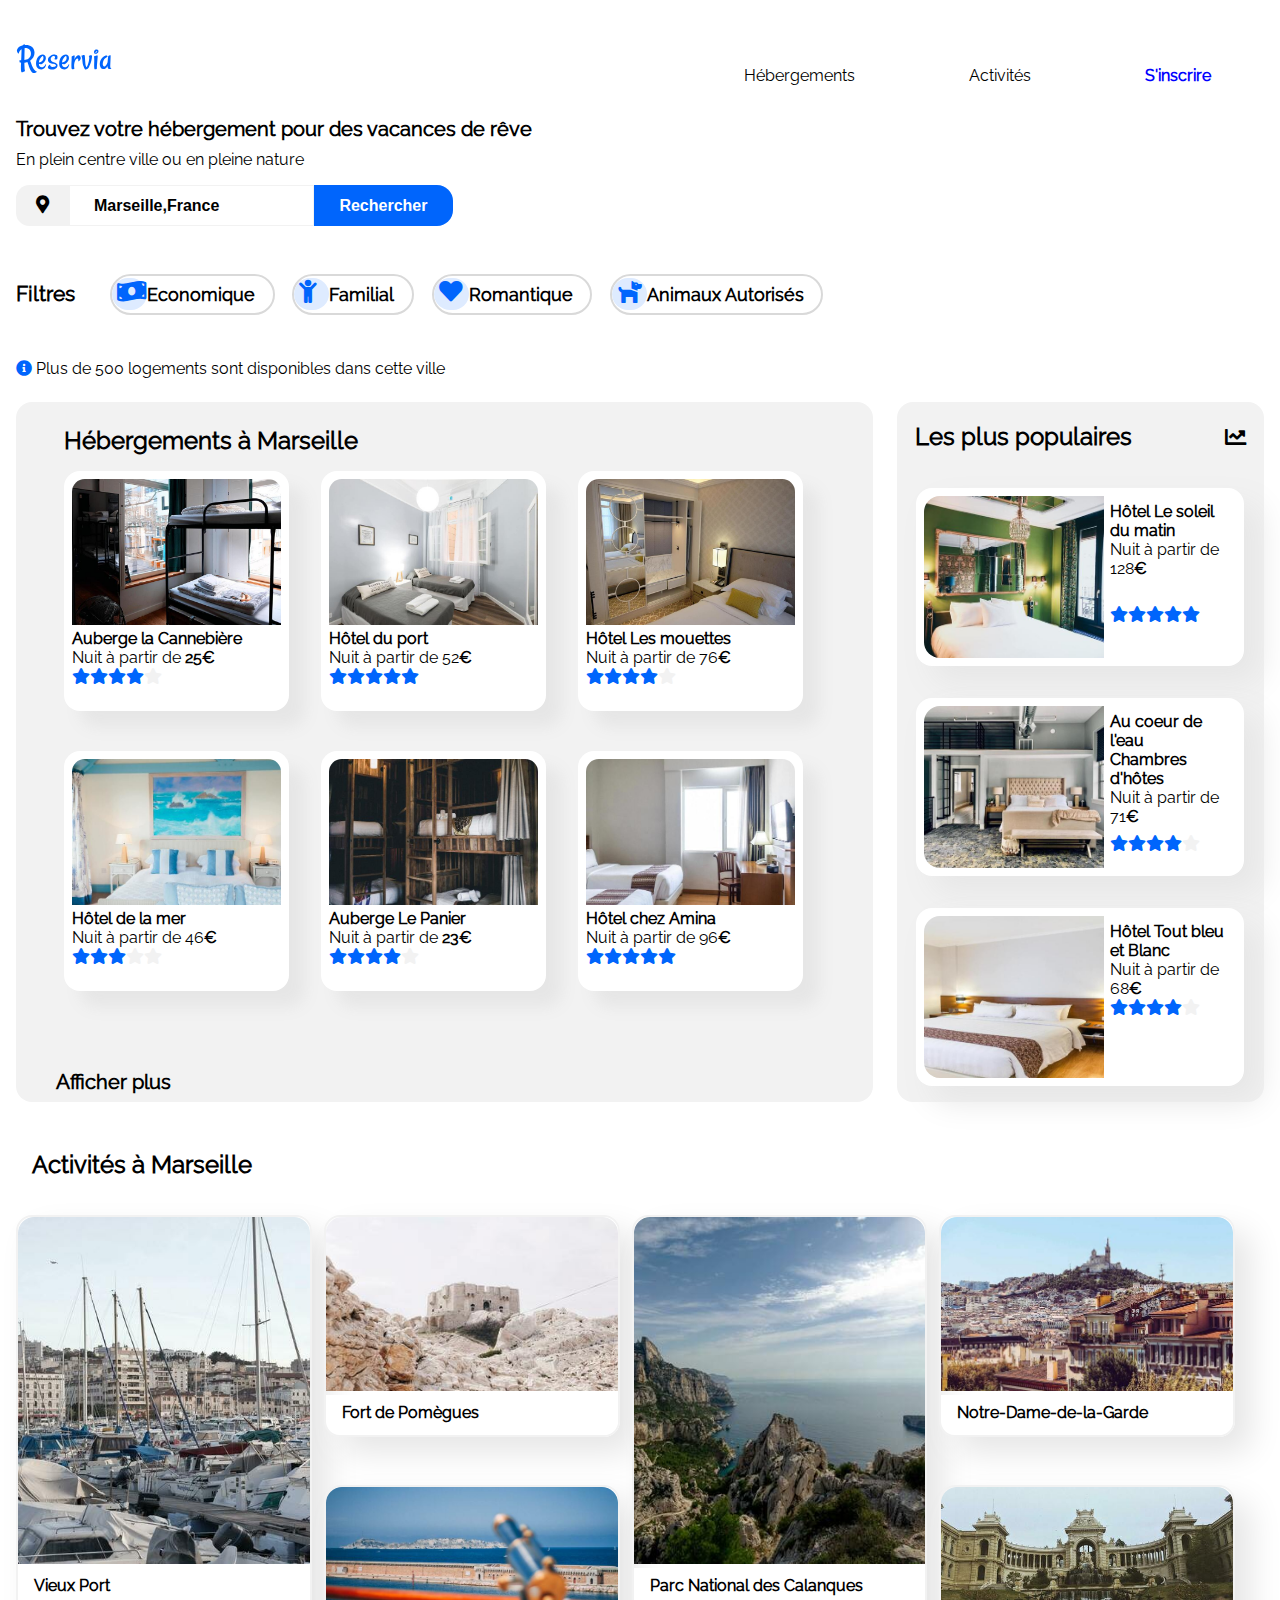
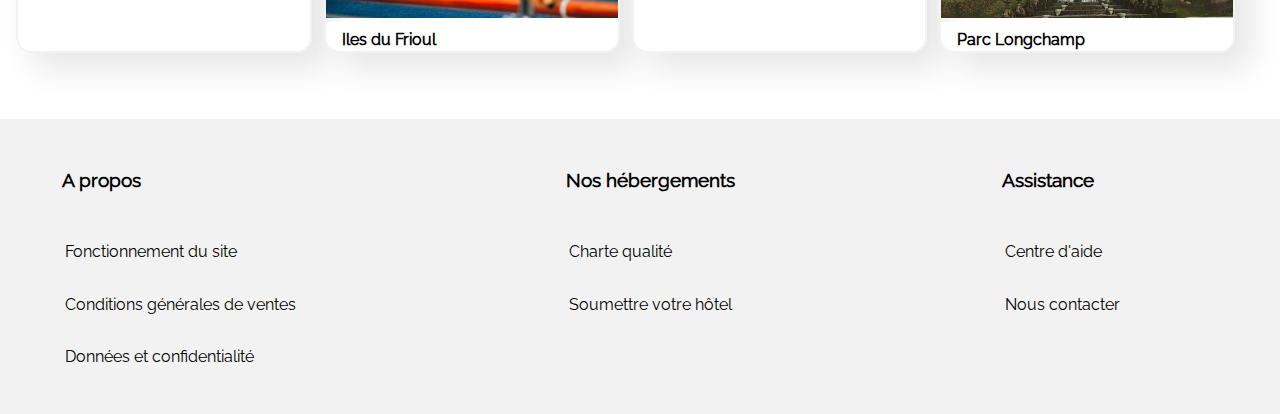
<file: index.html>
<!DOCTYPE html>
<html lang="fr">
<head>
	<meta charset="utf-8">
	<meta name="viewport" content="width=device-width, initial-scale=1.0">
	<link rel="stylesheet" type="text/css" href="projet2.css">
	<link rel="stylesheet" type="text/css" href="Fontawesome/css/all.min.css">
	<title>Reservia - Locations de vacances, logements, Expériences et Lieux</title>
</head>
<body>

	<!-- Header --> 
	<header> 
			<img src="pictures/Reservia.svg" alt="Logo Reservia" id="LogoReservia" class="partheader">
			<nav id="navigation" >
				<ul id="navlist" class="partheader">
					<li class="partnav"><a href="#MarsHeb" class="ancre">Hébergements</a></li>
					<li class="partnav"><a href="#activites" class="ancre">Activités</a></li>
				</ul>
			</nav>
			<a href="Logon" class="ancrepartheader" id="Logon"><em>S'inscrire</em></a>
	</header>
	
	<!-- Section de Recherche -->
	<section id="ContRecherche">
		<h2>Trouvez votre hébergement pour des vacances de rêve</h2>
		<p>En plein centre ville ou en pleine nature</p>
		<div id="recherche">
			<button id="localisation"><i class="fas fa-map-marker-alt fa-lg elementsearch"></i></button>
			<input type="search" id="mysearch" class="elementsearch" name="rechercher" placeholder="Marseille,France">
			<button id="search" class="elementsearch">Rechercher</button>
			<button id="IconSearch"><i class="fas fa-search"></i></button>
			</div>
		
		<section id="filtres">
			<h3>Filtres</h3>
			<div id="ContFiltres">
				<div>
					<a href="#" class="partfiltre">
					<i class="fas fa-money-bill-wave fa-lg iconfiltre"></i>
					Economique
					</a> 
				</div>
				<div>
					<a href="#" class="partfiltre">
					<i class="fas fa-child fa-lg iconfiltre"></i>
					Familial
					</a> 
				</div>
				<div>
					<a href="#" class="partfiltre">
					<i class="fas fa-heart fa-lg iconfiltre fa-lg iconfiltre"></i>
					Romantique
					</a> 
				</div>
				<div>
					<a href="#" class="partfiltre">
					<i class="fas fa-dog fa-lg iconfiltre"></i>
					Animaux Autorisés
					</a> 
				</div>
			</div>
		</section> 		
	</section>
	
	<!-- Zone de Texte -->
	<div id="info">
		<i class="fas fa-info-circle" id="iconinfo"></i>
	Plus de 500 logements sont disponibles dans cette ville
	</div>

	<!-- Section regroupant Hergement Marseille et Populaires -->
	<div id="Hebergements">

		<!-- sous Section Hebergement Marseille -->
		<section id="MarsHeb">
			<h2 id="TitreMars">Hébergements à Marseille</h2>
			<div class="ContMarsHeb">
					<figure class="CartesMars">
						<a href="#">
							<img src="pictures/cannebiere.jpg" alt="Auberge la cannebière" class="imgheb">
						</a>
							<figcaption><strong>Auberge la Cannebière</strong><br/>
							Nuit à partir de <strong>25€</strong><br>
							<i class="fas fa-star colorstar"></i><i class="fas fa-star colorstar"></i><i class="fas fa-star colorstar"></i><i class="fas fa-star colorstar"></i><i class="fas fa-star star"></i></figcaption>
					</figure> 
					<figure class="CartesMars">
						<a href="#">
							<img src="pictures/port.jpg" alt="Hôtel du port" class="imgheb">
							</a>
							<figcaption><strong>Hôtel du port</strong><br/>
							Nuit à partir de 52<strong>€</strong><br>
							<i class="fas fa-star colorstar"></i><i class="fas fa-star colorstar"></i><i class="fas fa-star colorstar"></i><i class="fas fa-star colorstar"></i><i class="fas fa-star colorstar"></i>
							</figcaption>
					</figure>
					<figure class="CartesMars">
						<a href="#">
							<img src="pictures/mouettes.jpg" alt="Hôtel Les mouettes" class="imgheb">
							</a>
							<figcaption><strong>Hôtel Les mouettes</strong><br/>
							Nuit à partir de 76<strong>€</strong> <br>
							<i class="fas fa-star colorstar"></i><i class="fas fa-star colorstar"></i><i class="fas fa-star colorstar"></i><i class="fas fa-star colorstar"></i><i class="fas fa-star star"></i>
							</figcaption>
						
					</figure>
					<figure class="CartesMars">
						<a href="#">
							<img src="pictures/mer.jpg" alt="Hôtel de la mer"  class="imgheb">
							</a>
							<figcaption><strong>Hôtel de la mer</strong><br />
							Nuit à partir de 46<strong>€</strong><br>
							<i class="fas fa-star colorstar"></i><i class="fas fa-star colorstar"></i><i class="fas fa-star colorstar"></i><i class="fas fa-star star"></i><i class="fas fa-star star"></i>
							</figcaption>
						
					</figure>
					<figure class="CartesMars">
						<a href="#">
							<img src="pictures/panier.jpg" alt="Auberge Le Panier"  class="imgheb">
						</a>
							<figcaption><strong>Auberge Le Panier</strong><br />
							Nuit à partir de <strong>23€</strong> <br>
							<i class="fas fa-star colorstar"></i><i class="fas fa-star colorstar"></i><i class="fas fa-star colorstar"></i><i class="fas fa-star colorstar"></i><i class="fas fa-star star"></i>
							</figcaption>
						
					</figure>
					<figure class="CartesMars">
						<a href="#">
							<img src="pictures/amina.jpg" alt="Hôtel chez Amina"  class="imgheb">
							</a>
							<figcaption><strong>Hôtel chez Amina</strong><br />
							Nuit à partir de 96<strong>€</strong> <br>
							<i class="fas fa-star colorstar"></i><i class="fas fa-star colorstar"></i><i class="fas fa-star colorstar"></i><i class="fas fa-star colorstar"></i><i class="fas fa-star colorstar"></i>
							</figcaption>
					</figure>
			</div>
			<div id="plus">
				<a href="">Afficher plus</a>
			</div>
			
		</section>

		<!-- sous section Populaires -->
		<section id="populaires">
				<div id="TitrePop">
					<h2>Les plus populaires</h2><i class="fas fa-chart-line fa-lg" id="iconPop"></i>
				</div>
				<div id="ContPopulaire">		
					<figure class="CartesPop">
						<a href="#" class="PartPop">
							<img src="pictures/matin.jpg" alt="Hôtel Le soleil du matin"  class="imagesPop">
							</a>
								<figcaption class="LegendePop">
								<div>
									<strong>Hôtel Le soleil du matin</strong><br />
									Nuit à partir de 128<strong>€</strong> <br>
								</div>
								<div>
									<i class="fas fa-star colorstar"></i><i class="fas fa-star colorstar"></i><i class="fas fa-star colorstar"></i><i class="fas fa-star colorstar"></i><i class="fas fa-star colorstar"></i>
								</div>
							</figcaption>
					</figure>
					
					<figure class="CartesPop">
						<a href="" class="PartPop">
							<img src="pictures/eau.jpg" alt="Au coeur de l'eau Chambres d'hôtes"  class="imagesPop">
							</a>
							<figcaption class="LegendePop">
								<div>
									<strong>Au coeur de l'eau <br> 
									Chambres d'hôtes</strong><br />
									Nuit à partir de 71<strong>€</strong><br>
								</div>
								<div>
									<i class="fas fa-star colorstar"></i><i class="fas fa-star colorstar"></i><i class="fas fa-star colorstar"></i><i class="fas fa-star colorstar"></i><i class="fas fa-star star"></i>
								</div>			
							</figcaption>
					</figure>
					<figure class="CartesPop">
						<a href="" class="PartPop">
							<img src="pictures/blanc-2.jpg" alt="Hôtel Tout bleu et Blanc"  class="imagesPop">
							</a>
							<figcaption class="LegendePop">
								<a href="#"><div>
									<strong>Hôtel Tout bleu et Blanc</strong><br />
									Nuit à partir de 68<strong>€</strong><br>
								</div>
								<div>
									<i class="fas fa-star colorstar"></i><i class="fas fa-star colorstar"></i><i class="fas fa-star colorstar"></i><i class="fas fa-star colorstar"></i><i class="fas fa-star star"></i>
								</div></a>			
							</figcaption>
					</figure>
				</div>
		</section>
	</div>	

	<!-- Section Activités -->
	<section id="activites">
		<h2>Activités à Marseille</h2>
		<div id="ContActivites">
					<figure class="CartesAct">
						<a href="#" class="PartAct">
							<img src="pictures/vieux_port.jpg" alt="Vieux Port"  class="imgAct"></a>
							<figcaption class="LegendeAct"><strong>Vieux Port</strong><br />
							</figcaption>
					</figure>
					<figure class="CartesAct">
						<a href="">
							<img src="pictures/pomegues.jpg" alt="Fort de Pomègues"  class="imgAct"></a>
							
							<figcaption class="LegendeAct"><strong>Fort de Pomègues</strong><br/>
							</figcaption>
					</figure>
					<figure class="CartesAct">
						<a href="">
							<img src="pictures/frioul.jpg" alt="Iles du Frioul"  class="imgAct"></a>
							
							<figcaption class="LegendeAct"><strong>Iles du Frioul</strong><br/>
							</figcaption>
					</figure>
					<figure class="CartesAct">	
						<a href="">
							<img src="pictures/calanques.jpg" alt="Parc Nationel des Calanques"  class="imgAct"></a>
							
							<figcaption class="LegendeAct"><strong>Parc National des Calanques</strong><br/>
							</figcaption>
					</figure>
					<figure class="CartesAct">
						<a href="">
							<img src="pictures/dame.jpg" alt="Notre-Dame-de-la-Garde"  class="imgAct"></a>
							
							<figcaption class="LegendeAct"><strong>Notre-Dame-de-la-Garde</strong><br/>
							</figcaption>
					</figure>
					<figure class="CartesAct">
						<a href="">
							<img src="pictures/longchamp.jpg" alt="Parc Longchamp"  class="imgAct"></a>
							<figcaption class="LegendeAct"><strong>Parc Longchamp</strong><br/>
							</figcaption>
					</figure>
		</div> 
	</section>

	<!-- Footer -->
	<footer>
		<nav class="bottom">
			<h3>A propos</h3>
			<ul>
				<li><a href="#" class="PartBottom">Fonctionnement du site</a></li>
				<li><a href="#" class="PartBottom">Conditions générales de ventes</a></li>
				<li><a href="#" class="PartBottom">Données et confidentialité</a></li>
			</ul>				
		</nav>
		<nav class="bottom">
			<h3>Nos hébergements</h3>
			<ul>
				<li><a href="#" class="PartBottom">Charte qualité</a></li>
				<li><a href="#" class="PartBottom">Soumettre votre hôtel</a></li>
			</ul>
		</nav>
		<nav class="bottom">
			<h3>Assistance</h3>
			<ul>
				<li><a href="#" class="PartBottom">Centre d'aide</a></li>
				<li><a href="mailto:contact@reservia.com" class="PartBottom">Nous contacter</a></li>
			</ul>
		</nav>
	</footer> 
</body>
</html>
</file>
<file: projet2.css>
/*Font*/

@font-face {
	font-family: "Raleway";
	src: url(Font/Raleway-VariableFont_wght.ttf);
		font-weight: normal;
		font-style: normal;
}

 body{
     font-family: Raleway, Arial, Verdana, sans-serif;
     color: black;
     padding: 0.5em;
    }   

a{
	text-decoration: none;
	color: black;
}

.colorstar{
    color:#0065FC;
}

.star{
    color: #f2f2f2;
}

/*Header*/

header{
    display: grid;
    align-items: center;
    width: 100%;
}

#LogoReservia{
    grid-row-start: 1;
    grid-row-end: 2;
    grid-column-start: 1;
    grid-column-end: 8;
}

#navigation{
    grid-row-start: 1;
    grid-row-end: 2;
    grid-column-start: 7;
    grid-column-end: 9;
}

#navlist{
    display: flex;
    justify-content: space-around;
}

#Logon{
    grid-row-start: 1;
    grid-row-end: 2;
    grid-column-start: 9;
    grid-column-end: 10;
    text-align: center;
}

ul{
    list-style-type: none;
}

nav li{
    margin-right: 0.5em;
}

li {
    margin-top: 0.1em;
    padding-top: 2em;
}

.ancrepartheader{
    margin-top: 0.1em;
    padding-top: 2em;
    text-decoration: none;
}

.partnav:hover{
    border-top: 0.1em #609ffd solid;
}

a.ancre:hover{
    color: #609ffd;
}

.ancre{
    color: black;
    font-size: 1em;
    text-decoration: none;
}

em{
    font-weight: bold;
    color: blue;
    font-style: normal;
}

/*Titre*/

#ContRecherche h2{
    font-size: 1.25em;
}

#ContRecherche p{
    margin-top: -0.5em;
}
/*Recherche*/

#recherche{
    background-color: #f2f2f2;
    border-collapse: collapse;
    width: 35%;
    border-radius: 1em;
    display: flex;
}

.elementsearch:nth-child(1) {
	flex: 1;
}
.elementsearch:nth-child(2) {
	flex: 3;
}
.elementsearch:nth-child(3) {
	flex: 2;
}

#localisation{
    border:none;
    padding: 1em 1.5em 1em 1.5em;
    border-radius: 1em 0em 0em 1em;
    background-color: #f2f2f2;
}

#mysearch{
    background-color: white;
    color: black;
    font-size: 1em;
    border: solid 0.1em #f2f2f2;
    padding: 0.5em 0em 0.5em 1.5em;
    font-weight: bold;
}

::placeholder{
    color: black;
}

#search{
    background-color: #0065FC;
    border: none;
    color: white;
    font-size: 1em;
    font-weight: bold;
    border-radius: 0em 1em 1em 0em;
}

/*Filtres*/

#filtres{
    padding-top: 2em;
    font-size: 1.1em;
    width: 90%;
    display: flex;
    align-items: center;
}

#ContFiltres{
    margin: 0em 0em 0em 2em;
    display: flex;
    justify-content: space-between;
}

.partfiltre{
    border: 0.15em solid #d9d9d9;
    border-radius: 3em;
    overflow: hidden;
    display: flex;
    align-items: center;
    font-weight: bold;
    color: black;
    padding-right: 1em;
    padding-left: 0em;
    padding-top: 0.15em;
    padding-bottom: 0.15em;
    text-decoration: none;
    margin-right: 1em;
}

.partfiltre:hover{
    background-color: #0065FC;
    color: white;
}

.iconfiltre{
    background-color: #DEEBFF;
    color: #0065FC;
    width: 20px;
    height: 27px;
    border-radius: 20px;
	padding: 5px 10px 0px 5px;
}

#info{
    padding: 2em 0em 1.5em 0em;
}

#iconinfo{
    color: #0065FC;
}

/*Hébergements*/

#Hebergements{
    display: flex;
    height: 700px;
}

#MarsHeb{
    background-color: #f2f2f2;
    border-radius: 1em;
    display: flex;
    flex-direction: column;
    width: 70%;
    height: 100%;
}

#TitreMars{
    padding-left: 1em;
    margin: 1em 0em 0em 1em;
    width: 90%;
    height: 10%;
}

.ContMarsHeb{
    width: 90%;
    height: 80%;
    display: flex;
    flex-wrap: wrap;
    justify-content: space-around;
    margin-bottom: -0.2em;
	margin-left: 2em;
}

.CartesMars{
    background-color: white;
    box-shadow: 1em 1em 1em #e6e6e6;
    width: 27%;
    height: 40%;
    margin: 0.5em;
    padding: 0.5em;
    border-radius: 1em;
}

.imgheb{
    object-fit: cover;
    width: 100%;
    height: 65%;
    border-radius: 0.8em 0.8em 0em 0em;
}

#plus{
    height: 3em;
    font-size: 1.25em;
    font-weight: bold;
    margin-left: 2em;
    margin-top: 2.5em;
}

#plus a{
    color: black;
    text-decoration: none;
}

/*Populaires*/

#populaires{
    background-color: #f2f2f2;
    margin-left: 1.5em;
    border-radius: 1em;
    width: 30%;
    height: 100%;
    display: flex;
    flex-direction: column;
    align-items: center;
}

#TitrePop{
    display: flex;
    justify-content: space-between;
    align-items: center;
    margin: 0em 3em 0em 3em;
    width: 90%;
    height: 10%;
}

#ContPopulaire{
    display: flex;
    flex-direction: column;
    justify-content: space-around;
    align-items: center;
    width: 100%;
    height: 90%;
}

.CartesPop{
    background-color: white;
    box-shadow: 1em 1em 2em #e6e6e6;
    width: 85%;
    height: 35%;
    padding: 0.5em;
    border-radius: 1em;
    display: flex;
    justify-content: flex-start;
}

.PartPop{
    height: 100%;
    width: 60%;
}

.imagesPop{
    object-fit: cover;
    height: 100%;
    width: 100%;
    border-radius: 1em 0em 0em 1em;
}

.LegendePop{
    display: flex;
    flex-wrap: wrap;
    margin: 0.4em;
	width: 40%;

}

/*Activités*/

#activites{
    margin: 3em 1em -5em 1em;
}

#ContActivites{
    display: grid;
    grid-template-rows: 9% 9% 9% 9% 9% 9% 9% 9% 9% 9%;
    grid-template-columns: 24% 24% 24% 24%;
    grid-column-gap: 1em;
    height: 600px;
    width: 100%;
}

.CartesAct{
    margin: 1em 0em 2em -1em;
    max-height: 100%;
    width: 100%;
    border: solid 2px #f2f2f2;
    border-radius: 1em;
    box-shadow: 1em 1em 2em #e6e6e6;
    overflow: hidden;
}

.CartesAct:nth-child(1){
    grid-row-start: 1;
    grid-row-end: 10;
    grid-column-start: 1;
    grid-column-end: 2;
}

.CartesAct:nth-child(2){
    grid-row-start: 1;
    grid-row-end: 6;
    grid-column-start: 2;
    grid-column-end: 3;
}

.CartesAct:nth-child(3){
    grid-row-start: 6;
    grid-row-end: 10;
    grid-column-start: 2;
    grid-column-end: 3;
}

.CartesAct:nth-child(4){
    grid-row-start: 1;
    grid-row-end: 10;
    grid-column-start: 3;
    grid-column-end: 4;
}

.CartesAct:nth-child(5){
    grid-row-start: 1;
    grid-row-end: 6;
    grid-column-start: 4;
    grid-column-end: 5;
}

.CartesAct:nth-child(6){
    grid-row-start: 6;
    grid-row-end: 10;
    grid-column-start: 4;
    grid-column-end: 5;
}

.LegendeAct{
    padding: 0.5em 0em 0em 1em;
    background-color: white;
    height: 20%;
}

.imgAct{
    object-fit: cover;
    width:100%;
    height: 80%;
    border-radius: 1em 1em 0em 0em;
}

/*Footer*/

footer{
    background-color: #f2f2f2;
    margin: 0em -1em -1em -4em;
    padding: 1em 0em 2em 0em;
    display: flex;
    justify-content: space-around;
}

.bottom{
    margin: 1em 0em 0em -5em;
}

nav h3{
    margin-left: 2em;
}

.PartBottom{
    color: black;
    text-decoration: none;
}

/*Media Queries Ecran PC 1024px < W */

@media screen and (min-width: 1024px) {
	#IconSearch {
		display: none;
	}
}

/* Media Queries Tablette 768px < W < 1024px */

@media screen and (min-width: 768px) and (max-width: 1023px) {

	#IconSearch{
		display: none;
	}

	#recherche{
		margin-top: 2em;
	}

	#filtres {
		display: flex;
		flex-direction: column;
		align-items: start;
		margin-top: 0em;
	}

	#ContFiltres {
		margin-left: 5em;
		margin-top: -3em;
	}

	#Hebergements {
		flex-direction: column-reverse;
		justify-content: start;
		height: 900px;
	}

	#TitreMars{
		margin-top: 2em;
		margin-bottom: 1em;
	}

	#populaires {
		width: 98%;
		height: 30%;
		margin: 2%;
	}

	#TitrePop {
		height: 20%;
		width: 90%;
	}

	#ContPopulaire {
		flex-direction: row;
		height: 600px;
		width: 100%;
	}

	.CartesPop {
		height: 80%;
		width: 27%;
		margin: 0em;
	}

	.PartPop{
		width: 55%;
	}

	.LegendePop{
		width: 45%;
		font-size: 85%;
	}

	#ContMarsHeb{
		width: 90%;
		height: 600px;
	}

	#MarsHeb {
		width: 100%;
		height: 70%;
		background-color: white;
	}

	#plus{
		margin-top: 1%;
	}

	#ContActivites {
	grid-template-columns: 30% 30% 30% ;
	grid-template-rows: 50% 50%;
	grid-column-gap: 2em;
	height: 600px;
	width: 90%;
	margin-left: 3em;
	}

	.CartesAct:nth-child(1) {
	grid-row-start: 1;
	grid-row-end: 2;
	grid-column-start: 1;
	grid-column-end: 2;
}

	.CartesAct:nth-child(2) {
	grid-row-start: 1;
	grid-row-end: 2;
	grid-column-start: 2;
	grid-column-end: 3;	
}

	.CartesAct:nth-child(3) {
	grid-row-start: 1;
	grid-row-end: 2;
	grid-column-start: 3;
	grid-column-end: 4;	
}

	.CartesAct:nth-child(4) {
	grid-row-start: 2;
	grid-row-end: 3;
	grid-column-start: 1;
	grid-column-end: 2;	
}

	.CartesAct:nth-child(5) {
	grid-row-start: 2;
	grid-row-end: 3;
	grid-column-start: 2;
	grid-column-end: 3;	
}

	.CartesAct:nth-child(6) {
	grid-row-start: 2;
	grid-row-end: 3;
	grid-column-start: 3;
	grid-column-end: 4;	
}

.imgAct {
	height: 77%;
}

footer{
	margin-top: 5em;
	padding-top: 0.2em;
	padding-bottom: 0em;
}

.bottom {
	width: 20%;
	margin-left: 1%;
}

.bottom h3{
	margin-bottom: -1.5em;
}
}

/* Media Queries telephone < 767px */

@media screen and (max-width: 767px) {

	#Header {
			grid-template-columns: 24% 24% 24% 24%;
			width: 95%;
		}
	#LogoReservia {
		grid-row-start: 1;
		grid-row-end: 2;
		grid-column-start: 1;
		grid-column-end: 2;
		}
	#navigation {
		grid-row-start: 2;
		grid-row-end: 3;
		grid-column-start: 1;
		grid-column-end: 3;
		font-size: 1.3em;
		width: 100%;
		justify-content: normal;
		}
	#Logon {
		grid-row-start: 1;
		grid-row-end: 2;
		grid-column-start: 2;
		grid-column-end: 3;
		font-size: 1.3em;
		padding-right: 1em;
		}

	#navlist {
		border-bottom: solid 0.1em #f2f2f2;
		justify-content: center;
		margin-left: -1em;
	}

	.partnav {
			padding: 3em 1em 1em 0.5em;
			margin-bottom: 0em;
			text-align: center;
	}

	.partnav:hover {
	border-top: none;
	border-bottom: solid 0.2em #609ffd; 
	}

	#recherche {
		margin-top: 2em;
		margin-left: -0.5em;
		width: 100%;
	}
	.buttonsear:nth-child(1) {
		flex: 1;
	}

	.buttonsearch:nth-child(2) {
		flex: 2;
	}

	.buttonsearch:nth-child(3) {
		flex: 1;
	}

	#mysearch {
	font-size: 1.20em;
	border: solid 0.1em #f2f2f2;
	padding: 0.5em 0em 0.5em 0.5em;
	width: 65%;
	}

	#IconSearch{
		background-color: #0065FC;
		color: white;
		border: none;
		border-radius: 1em 1em 1em 1em;
		height: 50px;
		width: 50px;
		font-size: 100%;
	}

	#search {
		display: none;
	}

	#filtres {
		flex-direction: column;
		align-items: normal;
		width: 100%;
	}

	#filtres h3 {
		margin: 0em 0em 1em 1em;
	}

	#ContFiltres {
        display: flex;
		flex-wrap: wrap;
		margin-left: 1em;
		margin-bottom: 1em;
		align-content: space-around;
	}

	#Hebergements {
        display: flex;
		flex-direction: column-reverse;
		justify-content: flex-start;
		height: 2500px;
	}

	#populaires {
		width: 100%;
		height: 25%;
		margin-left: 0em;
		border-radius: 0em;
		padding: 0em 0em 0em 0em;
	}


	.CartesPop {
		height: 25%;
		width: 80%;
		margin: 0em;
	}

	#MarsHeb {
		width: 100%;
		height: 75%;
		margin-top: 1em;
		background-color: white;
	}

	.ContMarsHeb {
        display: flex;
		flex-direction: column;
		flex-wrap: nowrap;
		align-items: center;
		height: 90%;
		margin-bottom: 1em;
		
	}

	#TitreMars {
		height: 10%;
	}

	.CartesMars {
		width: 70%;
		height: 15%;
	}

	#plus {
		margin-top: 3em;
	}

	.activites {
		width: 100%;
	}

	#ContActivites {
		display: flex;
		flex-direction: column;
		width: 100%;
		align-items: center;
		justify-content: space-around;
		height: 1800px;
	}

	.CartesAct {
		height: 16.6% ;
		width: 80%;
	}

	footer {
	display: flex;
    flex-wrap: wrap;
	flex-direction: column;
	align-items: flex-start;
	margin-top: 5em;
	}

	.bottom {
	margin: 1em 0em 0em 2em;

}

	.PartBottom {
		margin-top: -1em;
	}
}
</file>
